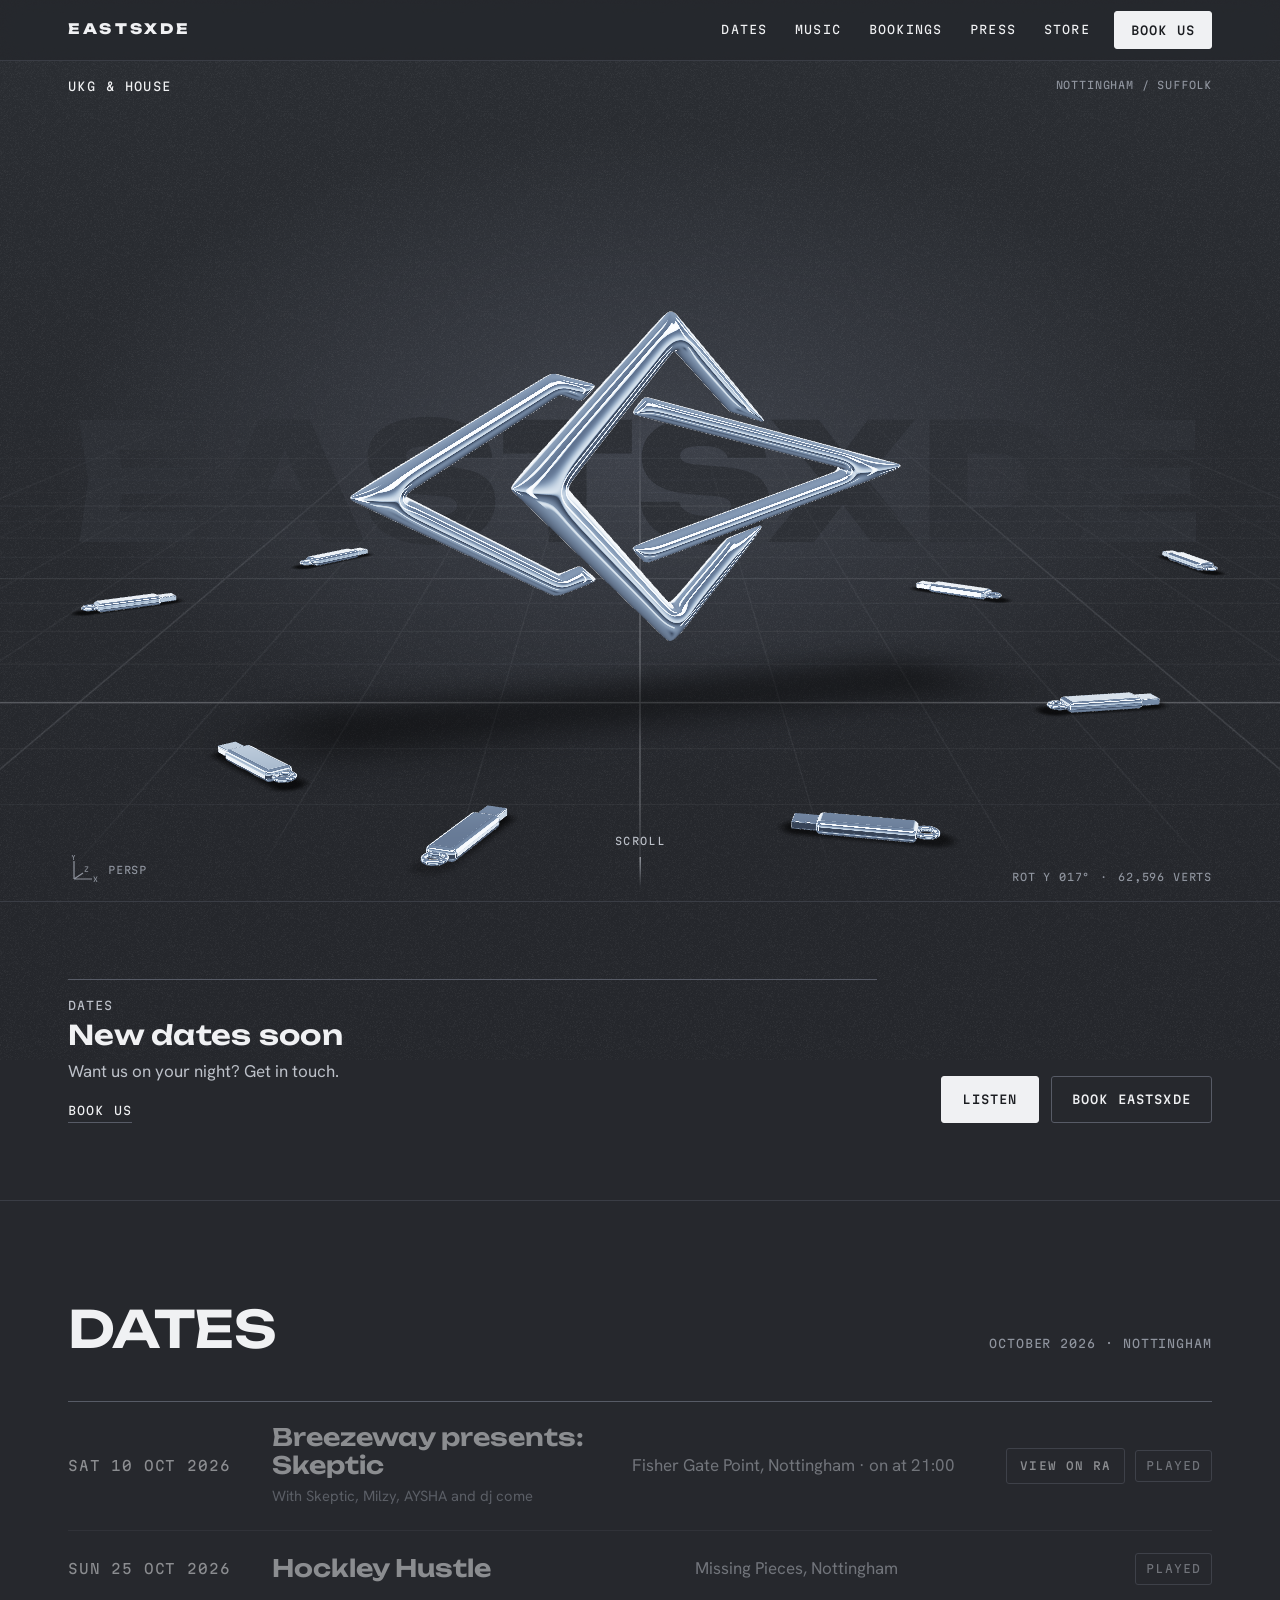
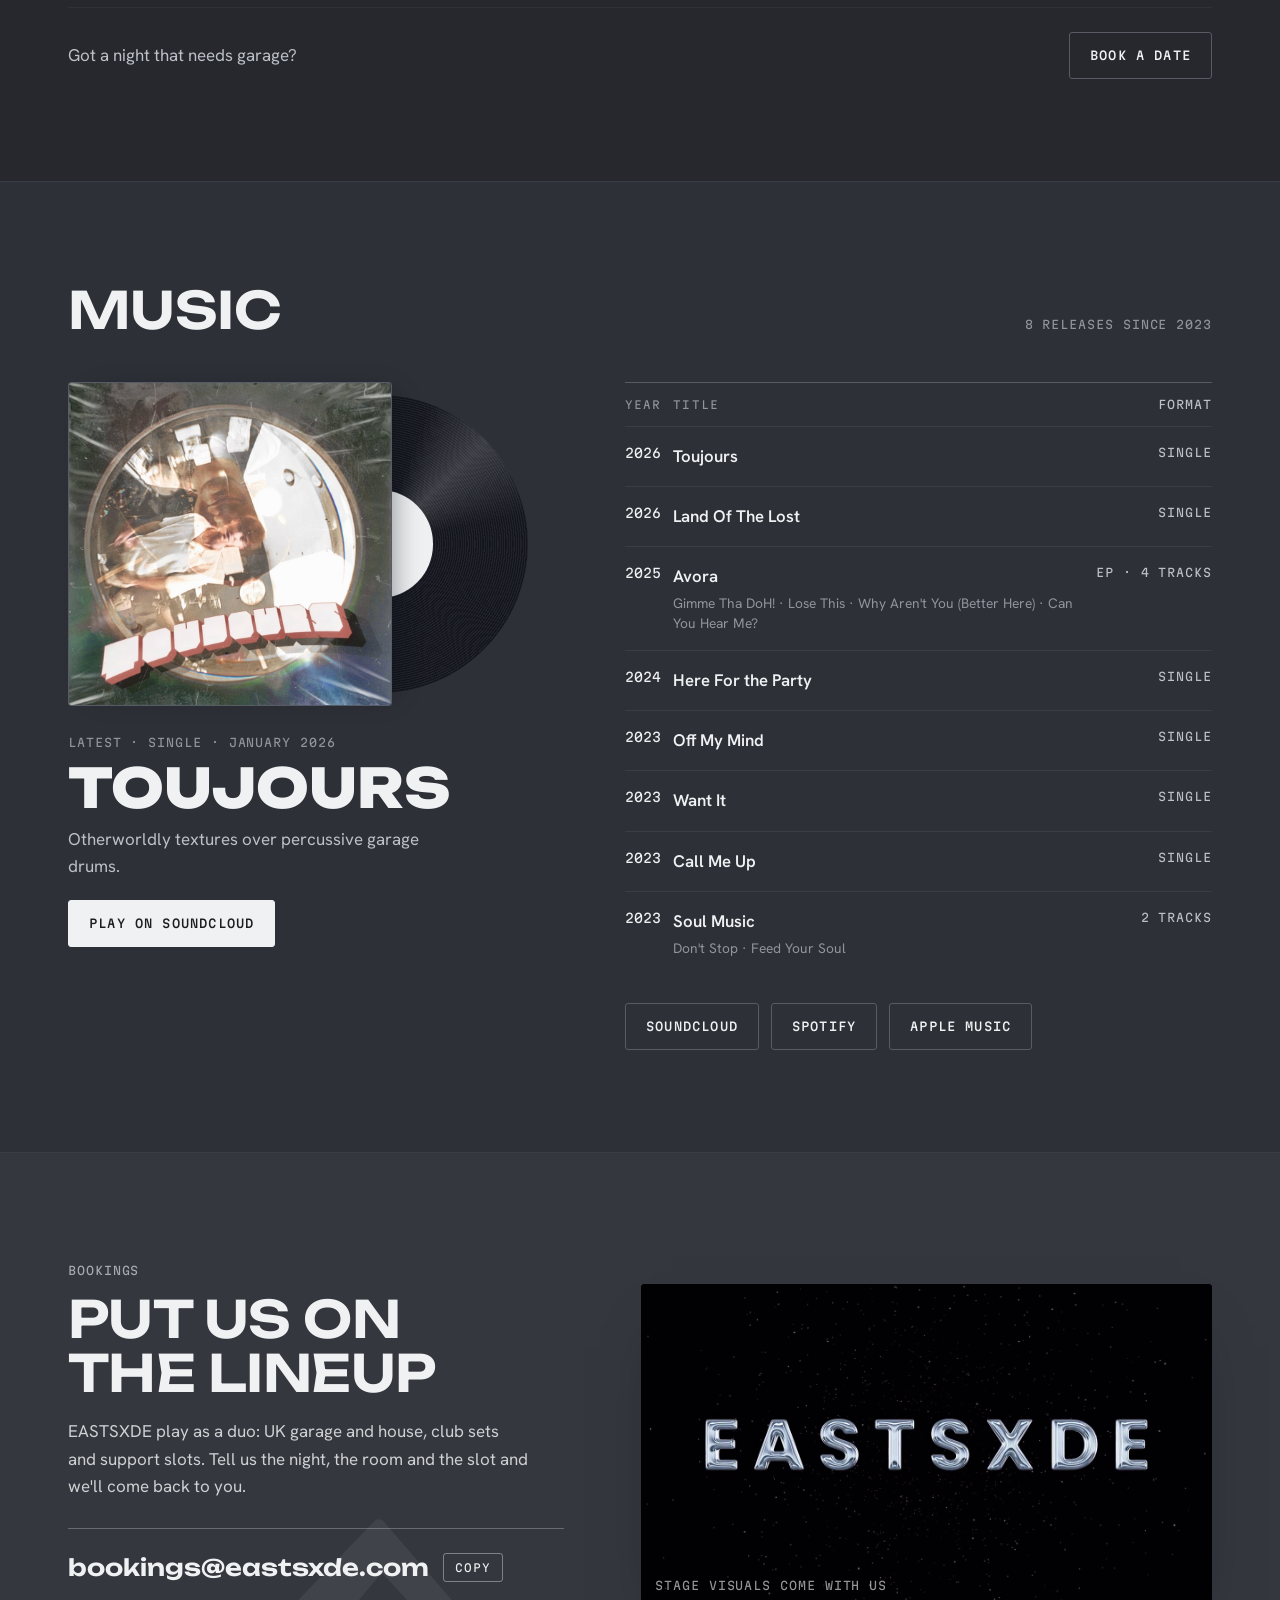
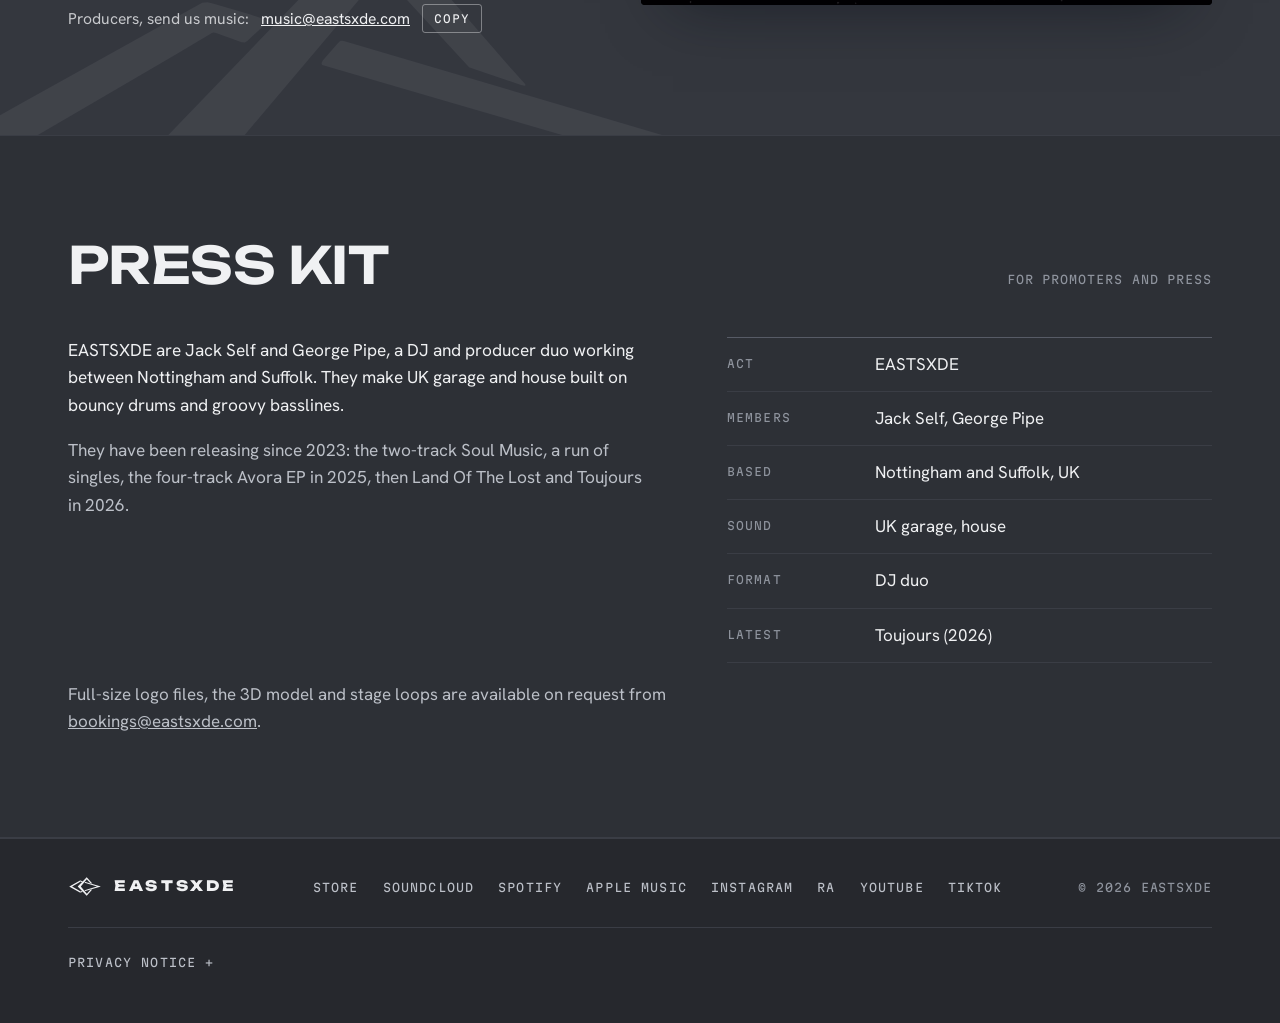
<file: index.html>
<!doctype html>
<html lang="en-GB">
<head>
<meta charset="utf-8">
<meta name="viewport" content="width=device-width,initial-scale=1,viewport-fit=cover">
<title>EASTSXDE | Official Site</title>
<meta name="description" content="EASTSXDE are a UK garage and house producer and DJ duo based in Nottingham. Dates, music, bookings and press kit.">
<link rel="canonical" href="https://eastsxde.com/">
<meta name="theme-color" content="#26282d">
<meta name="color-scheme" content="dark">
<meta name="format-detection" content="telephone=no,date=no,address=no">
<link rel="icon" href="favicon.ico" sizes="32x32">
<link rel="icon" href="favicon.svg" type="image/svg+xml">
<link rel="apple-touch-icon" href="apple-touch-icon.png">
<meta property="og:type" content="website">
<meta property="og:site_name" content="EASTSXDE">
<meta property="og:locale" content="en_GB">
<meta property="og:title" content="EASTSXDE">
<meta property="og:description" content="EASTSXDE are a UK garage and house producer and DJ duo based in Nottingham. Dates, music, bookings and press kit.">
<meta property="og:url" content="https://eastsxde.com/">
<meta property="og:image" content="https://eastsxde.com/images/share.jpg">
<meta property="og:image:width" content="1200">
<meta property="og:image:height" content="630">
<meta property="og:image:alt" content="The EASTSXDE chrome mark above a floor scattered with USB sticks">
<meta name="twitter:card" content="summary_large_image">
<link rel="preconnect" href="https://fonts.googleapis.com">
<link rel="preconnect" href="https://fonts.gstatic.com" crossorigin>
<link rel="stylesheet" href="https://fonts.googleapis.com/css2?family=Unbounded:wght@400;600;800&family=Hanken+Grotesk:wght@400;500;600&family=Martian+Mono:wght@400;500&display=swap">
<link rel="stylesheet" href="style.css">
<script type="application/ld+json">{"@context":"https://schema.org","@type":"MusicGroup","name":"EASTSXDE","url":"https://eastsxde.com/","description":"EASTSXDE are a UK garage and house producer and DJ duo based in Nottingham. Dates, music, bookings and press kit.","genre":["UK garage","House"],"member":[{"@type":"Person","name":"Jack Self"},{"@type":"Person","name":"George Pipe"}],"image":"https://eastsxde.com/images/share.jpg","logo":"https://eastsxde.com/images/icon-512.png","sameAs":["https://soundcloud.com/eastsxde","https://open.spotify.com/artist/1Pmb57DYsGthSIbmabOacN","https://music.apple.com/gb/artist/eastsxde/1649804893","https://www.instagram.com/eastsxdeofficial","https://ra.co/dj/eastsxde","https://youtube.com/@eastsxdeofficial","https://www.tiktok.com/@eastsxde_official"]}</script>
</head>
<body>
<header class="top" id="topbar">
  <div class="wrap top-in">
    <a class="brand" href="#top" aria-label="EASTSXDE, back to top">
      <span class="brand-slot" id="brandSlot"><svg viewBox="0 0 1080 666" aria-hidden="true" id="brandMark"><use href="#mark"/></svg></span>
      <span>EASTSXDE</span>
    </a>
    <nav class="nav" aria-label="Sections">
      <a href="#dates">Dates</a>
      <a href="#music">Music</a>
      <a href="#bookings">Bookings</a>
      <a href="#press">Press</a>
      <a class="nav-store" href="https://eastsxde.store" target="_blank" rel="noopener">Store</a>
    </nav>
    <a class="btn btn-solid" href="#bookings">Book us</a>
  </div>
</header>

<svg width="0" height="0" style="position:absolute" aria-hidden="true">
  <symbol id="mark" viewBox="0 0 1080 666">
    <path d="M596.56,625.7 591.24,625.23 585.92,620.42 315.96,340.19 311,334.87 310.45,333.45 310.93,332.03 314.62,328.08 587.08,45.13 591.24,41.14 593.37,40.18 595.85,40 598.69,40.74 601.92,43.71 750.96,215.71 771.27,238.41 771.99,239.47 771.79,240.54 770.69,240.86 766.69,239.83 710.65,221.03 704.02,218.33 601.72,107.54 600.11,106.05 598.69,105.6 592.26,112.51 413.21,324.16 407.87,330.62 406.46,333.45 407.18,335.47 426.03,357.92 585.92,546.92 597.98,560.46 599.4,559.84 606.85,551.91 703.31,447.45 767.5,425.57 769.98,424.9 771.4,425.54 771.39,426.37 770.34,427.61 755.8,443.63 601.82,621.42 599.04,624.42ZM386.61,525.67 382,525.3 376.85,522.83 48.64,340.2 40.63,335.23 40,333.45 40.36,331.68 43.32,329.18 382.36,140.74 388.74,140.14 395.12,141.59 438.53,154.36 460.38,161.53 461.21,163.22 459.69,165.35 436.97,186.4 433.78,188.51 429.88,188.29 399.02,177.04 396.19,176.65 394.06,177.24 352.57,202.04 143.33,323.99 130.91,331.49 129.74,333.1 131.12,335.23 349.37,462.51 393,488.46 395.48,489.2 398.06,488.79 428.88,477.79 432.72,477.45 436.97,480.19 459.67,501.44 460.38,502.62 460.15,504.04 458.6,505.08 399.83,522.83 390.51,525.2ZM551.17,479.29 549.04,479.33 546.63,478.15 527.08,455.8 525.55,452.61 526.34,450.13 578.4,434.53 919.95,335.23 923.14,333.81 923.79,332.74 923.19,331.79 920.71,330.86 898.36,324.12 527.05,215.86 526.3,214.65 526.24,213.23 527.67,210.39 545.29,190.18 547.97,187.35 549.39,186.65 551.17,186.44 555.07,187.3 1017.88,324.21 1035.26,329.37 1038.8,330.72 1040,332.03 1039.8,333.81 1038.3,335.23 1022.13,340.2Z"/>
  </symbol>
</svg>

<main id="top">
  <div class="grain" id="grain" aria-hidden="true"></div>
  <div class="hero">
    <div class="stage" id="stage">
      <canvas id="floor" aria-hidden="true"></canvas>
      <div class="stage-in" id="stageIn">
        <h1 class="wordmark" id="wordmark">EASTSXDE</h1>
        <span class="hud hud-tl genre">UKG &amp; House</span>
        <span class="hud hud-tr">Nottingham / Suffolk</span>
        <span class="hud hud-bl" aria-hidden="true">
          <svg viewBox="0 0 30 30"><path d="M6 24V6M6 24h18M6 24l9-6"/><text x="3" y="5">Y</text><text x="25" y="27">X</text><text x="16" y="17">Z</text></svg>
          <span>Persp</span>
        </span>
        <span class="hud hud-br" aria-hidden="true"><span id="hudRot">Rot Y 000°</span><span>·</span><span>62,596 verts</span></span>
        <a class="cue" href="#intro"><span>Scroll</span><i></i></a>
      </div>
      <img id="logoStill" src="images/logo-angle.png" alt="The EASTSXDE mark in blue-silver chrome" width="1000" height="664">
    </div>
  </div>

  <section class="intro" id="intro">
    <div class="wrap">
      <div class="hero-foot">
        <div class="next" id="nextCard">
          <span class="mono live" id="nextLabel">Next date</span>
          <strong id="nextTitle">Breezeway presents: Skeptic</strong>
          <span id="nextMeta">Sat 10 Oct 2026 · Fisher Gate Point, Nottingham · on at 21:00</span>
          <div class="next-links">
            <a href="https://ra.co/events/2501984" target="_blank" rel="noopener" id="nextLink">View on RA</a>
            <a href="#dates" id="nextAll">All dates</a>
          </div>
        </div>
        <div class="cta">
          <a class="btn btn-solid" href="#music">Listen</a>
          <a class="btn" href="#bookings">Book EASTSXDE</a>
        </div>
      </div>
    </div>
  </section>

  <section id="dates">
    <div class="wrap">
      <div class="sec-head">
        <h2>Dates</h2>
        <span class="mono">October 2026 · Nottingham</span>
      </div>
      <ol class="dates" id="dateList">
        <li class="date" data-date="2026-10-10" data-title="Breezeway presents: Skeptic" data-meta="Sat 10 Oct 2026 · Fisher Gate Point, Nottingham · on at 21:00" data-url="https://ra.co/events/2501984">
          <time datetime="2026-10-10T21:00">Sat 10 Oct 2026</time>
          <div>
            <h3>Breezeway presents: Skeptic</h3>
            <p class="with">With Skeptic, Milzy, AYSHA and dj come</p>
          </div>
          <p>Fisher Gate Point, Nottingham · on at 21:00</p>
          <div class="acts">
            <a class="btn btn-sm" href="https://ra.co/events/2501984" target="_blank" rel="noopener">View on RA</a>
            <span class="state">Upcoming</span>
          </div>
        </li>
        <li class="date" data-date="2026-10-25" data-title="Hockley Hustle" data-meta="Sun 25 Oct 2026 · Missing Pieces, Nottingham">
          <time datetime="2026-10-25">Sun 25 Oct 2026</time>
          <div><h3>Hockley Hustle</h3></div>
          <p>Missing Pieces, Nottingham</p>
          <div class="acts"><span class="state">Upcoming</span></div>
        </li>
      </ol>
      <div class="dates-foot">
        <span>Got a night that needs garage?</span>
        <a class="btn" href="#bookings">Book a date</a>
      </div>
    </div>
  </section>

  <section class="music" id="music">
    <div class="wrap">
      <div class="sec-head">
        <h2>Music</h2>
        <span class="mono">8 releases since 2023</span>
      </div>
      <div class="music-grid">
        <div class="latest">
          <div class="record">
            <img class="sleeve" src="images/toujours.jpg" alt="Toujours cover artwork" width="900" height="900">
            <div class="disc" aria-hidden="true"><div class="disc-label"></div></div>
          </div>
          <div>
            <span class="mono">Latest · single · January 2026</span>
            <h3>Toujours</h3>
            <p>Otherworldly textures over percussive garage drums.</p>
            <div class="platforms" style="margin-top:20px">
              <a class="btn btn-solid" href="https://soundcloud.com/eastsxde/toujours-2026-master-1" target="_blank" rel="noopener">Play on SoundCloud</a>
            </div>
          </div>
        </div>
        <div>
          <table class="rel">
            <thead><tr><th scope="col">Year</th><th scope="col">Title</th><th scope="col">Format</th></tr></thead>
            <tbody>
              <tr><td>2026</td><td><strong>Toujours</strong></td><td>Single</td></tr>
              <tr><td>2026</td><td><strong>Land Of The Lost</strong></td><td>Single</td></tr>
              <tr><td>2025</td><td><strong>Avora</strong><small>Gimme Tha DoH! · Lose This · Why Aren't You (Better Here) · Can You Hear Me?</small></td><td>EP · 4 tracks</td></tr>
              <tr><td>2024</td><td><strong>Here For the Party</strong></td><td>Single</td></tr>
              <tr><td>2023</td><td><strong>Off My Mind</strong></td><td>Single</td></tr>
              <tr><td>2023</td><td><strong>Want It</strong></td><td>Single</td></tr>
              <tr><td>2023</td><td><strong>Call Me Up</strong></td><td>Single</td></tr>
              <tr><td>2023</td><td><strong>Soul Music</strong><small>Don't Stop · Feed Your Soul</small></td><td>2 tracks</td></tr>
            </tbody>
          </table>
          <div class="platforms">
            <a class="btn" href="https://soundcloud.com/eastsxde" target="_blank" rel="noopener">SoundCloud</a>
            <a class="btn" href="https://open.spotify.com/artist/1Pmb57DYsGthSIbmabOacN" target="_blank" rel="noopener">Spotify</a>
            <a class="btn" href="https://music.apple.com/gb/artist/eastsxde/1649804893" target="_blank" rel="noopener">Apple Music</a>
          </div>
        </div>
      </div>
    </div>
  </section>

  <section class="book" id="bookings">
    <svg class="book-mark" viewBox="0 0 1080 666" aria-hidden="true"><use href="#mark"/></svg>
    <div class="wrap book-grid">
      <div>
        <span class="mono">Bookings</span>
        <h2 style="margin-top:10px">Put us on the lineup</h2>
        <p>EASTSXDE play as a duo: UK garage and house, club sets and support slots. Tell us the night, the room and the slot and we'll come back to you.</p>
        <div class="addr">
          <a href="mailto:bookings@eastsxde.com" id="addrBook">bookings@eastsxde.com</a>
          <button class="copy" type="button" data-copy="bookings@eastsxde.com" id="copyBook">Copy</button>
        </div>
        <div class="demos">Producers, send us music: <a href="mailto:music@eastsxde.com" id="addrMusic">music@eastsxde.com</a><button class="copy" type="button" data-copy="music@eastsxde.com" id="copyMusic">Copy</button></div>
      </div>
      <figure class="screen">
        <video id="morph" src="media/morph.mp4" muted loop playsinline preload="metadata" poster="images/morph-poster.jpg" aria-label="Stage visual: the chrome mark melts into the word EASTSXDE and back"></video>
        <figcaption class="mono">Stage visuals come with us</figcaption>
      </figure>
    </div>
  </section>

  <section class="press" id="press">
    <div class="wrap">
      <div class="sec-head">
        <h2>Press kit</h2>
        <span class="mono">For promoters and press</span>
      </div>
      <div class="press-grid">
        <div class="bio">
          <p>EASTSXDE are Jack Self and George Pipe, a DJ and producer duo working between Nottingham and Suffolk. They make UK garage and house built on bouncy drums and groovy basslines.</p>
          <p>They have been releasing since 2023: the two-track Soul Music, a run of singles, the four-track Avora EP in 2025, then Land Of The Lost and Toujours in 2026.</p>
        </div>
        <dl class="facts">
          <div><dt>Act</dt><dd>EASTSXDE</dd></div>
          <div><dt>Members</dt><dd>Jack Self, George Pipe</dd></div>
          <div><dt>Based</dt><dd>Nottingham and Suffolk, UK</dd></div>
          <div><dt>Sound</dt><dd>UK garage, house</dd></div>
          <div><dt>Format</dt><dd>DJ duo</dd></div>
          <div><dt>Latest</dt><dd>Toujours (2026)</dd></div>
        </dl>
      </div>
      <p class="note">Full-size logo files, the 3D model and stage loops are available on request from <a href="mailto:bookings@eastsxde.com">bookings@eastsxde.com</a>.</p>
    </div>
  </section>

</main>

<footer>
  <div class="wrap foot">
    <a class="brand" href="#top" aria-label="EASTSXDE, back to top">
      <svg viewBox="0 0 1080 666" aria-hidden="true"><use href="#mark"/></svg>
      <span>EASTSXDE</span>
    </a>
    <nav aria-label="Elsewhere">
      <a href="https://eastsxde.store" target="_blank" rel="noopener">Store</a>
      <a href="https://soundcloud.com/eastsxde" target="_blank" rel="noopener">SoundCloud</a>
      <a href="https://open.spotify.com/artist/1Pmb57DYsGthSIbmabOacN" target="_blank" rel="noopener">Spotify</a>
      <a href="https://music.apple.com/gb/artist/eastsxde/1649804893" target="_blank" rel="noopener">Apple Music</a>
      <a href="https://www.instagram.com/eastsxdeofficial" target="_blank" rel="noopener">Instagram</a>
      <a href="https://ra.co/dj/eastsxde" target="_blank" rel="noopener">RA</a>
      <a href="https://youtube.com/@eastsxdeofficial" target="_blank" rel="noopener">YouTube</a>
      <a href="https://www.tiktok.com/@eastsxde_official" target="_blank" rel="noopener">TikTok</a>
    </nav>
    <span class="mono">© 2026 EASTSXDE</span>
  </div>
  <div class="wrap">
    <details class="privacy" id="privacy">
      <summary>Privacy notice</summary>
      <div class="privacy-in">
        <p><b>Who we are.</b> This site is run by EASTSXDE (Jack Self and George Pipe), based in the UK. Contact: <a href="mailto:bookings@eastsxde.com">bookings@eastsxde.com</a>.</p>
        <p><b>What this site collects.</b> Nothing from you directly. There are no cookies, no analytics, no tracking and no forms, and nothing is stored on your device. Images and video are served from this site itself. Fonts are loaded from Google Fonts, so Google receives your IP address when the page loads. Our hosting provider keeps standard server logs of visits, including IP addresses, for security and to keep the site running.</p>
        <p><b>If you email us.</b> We use your name, email address and whatever you send to reply and to arrange bookings. Our legal basis is our legitimate interest in running the act, or taking steps towards a contract with you. We keep those emails only as long as we need them for that and for our records. We never sell them or pass them on for marketing.</p>
        <p><b>Other sites.</b> Links to SoundCloud, Spotify, Apple Music, Instagram, RA, YouTube, TikTok and our store take you to services with their own privacy policies.</p>
        <p><b>Your rights.</b> Under UK data protection law you can ask for a copy of your data, or for it to be corrected or deleted, by emailing us. You can also complain to the Information Commissioner's Office at <a href="https://ico.org.uk" target="_blank" rel="noopener">ico.org.uk</a>.</p>
        <p class="mono">Last updated 7 October 2026</p>
      </div>
    </details>
  </div>
</footer>

<canvas id="logo3d" hidden aria-hidden="true"></canvas>
<script src="script.js"></script>
</body>
</html>
</file>
<file: style.css>
/* EASTSXDE site styles */
:root{padding-top:env(safe-area-inset-top,0px);padding-bottom:env(safe-area-inset-bottom,0px)}body{margin:0}img{max-width:100%}[hidden]{display:none!important}
/* Layout: the mark sits in a 3D studio scene (floor grid, shadow, viewport labels) and docks into the
   header on scroll; below it, quiet ruled bands. Flat type and flat controls: the only metal is the mark.
   The hero is one full screen: the chrome mark spinning over a floor grid, a handful of chrome USB sticks
   dropped around it, the wordmark as a tonal wall behind. Everything to read starts on the next screen.
   One dark look, full time: a slate ground (never black) with near-white ink; one small accent, a club
   red, marks what is live. */
:root{
  color-scheme:dark;
  --bg:#26282d;         /* page ground, slate */
  --bg-2:#2d3036;       /* alternate band */
  --tile:#363940;       /* tiles, photo slots */
  --line:#3a3d45;       /* hairlines */
  --line-2:#575b66;     /* stronger rule, control borders */
  --text:#f0f1f3;       /* ink */
  --text-2:#bcc0c8;     /* secondary type */
  --dim:#8f949e;        /* labels */
  --blue:#f0f1f3;       /* dates and years, same ink as the type */
  --accent:#ff4a36;     /* club red: the live dot, next-up badge, focus and selection */
  --btn:#f0f1f3; --btn-fg:#1b1d21;
  --band:#34373e; --band-fg:#f0f1f3;   /* the bookings band, a lifted slate */
  --field:#202227;
  --wm:#2e3137;         /* tonal wordmark behind the mark */
  --hero:radial-gradient(62% 52% at 50% 46%,#3f434c 0%,rgba(63,67,76,0) 74%),linear-gradient(180deg,#2b2e33 0%,#26282d 100%);
  --gl-grid:210 214 222; --gl-grid-a:.17; --gl-shadow-a:.40; --gl-sky:.07; --gl-axis:230 233 238;
  --display:'Unbounded','Arial Black','Segoe UI',system-ui,sans-serif;
  --body:'Hanken Grotesk','Segoe UI',system-ui,-apple-system,sans-serif;
  --mono:'Martian Mono',ui-monospace,'SF Mono',Menlo,Consolas,monospace;
  --gutter:clamp(16px,4vw,48px);
  --wrap:1240px;
}
*{box-sizing:border-box}
html{scroll-behavior:smooth}
body{background:var(--bg);color:var(--text);font-family:var(--body);font-size:17px;line-height:1.6;-webkit-font-smoothing:antialiased;overflow-x:hidden}
a{color:inherit}
::selection{background:var(--accent);color:#fff}
:focus-visible{outline:2px solid var(--accent);outline-offset:3px;border-radius:2px}
.wrap{max-width:var(--wrap);margin-inline:auto;padding-inline:var(--gutter)}
.mono{font-family:var(--mono);font-size:.72rem;letter-spacing:.08em;text-transform:uppercase;color:var(--dim)}
figure{margin:0}

/* header */
.top{position:sticky;top:env(safe-area-inset-top,0px);z-index:40;background:color-mix(in srgb,var(--bg) 80%,transparent);backdrop-filter:blur(14px);-webkit-backdrop-filter:blur(14px);border-bottom:1px solid var(--line)}
.top-in{display:flex;align-items:center;gap:24px;height:60px}
.brand{display:flex;align-items:center;text-decoration:none;font-family:var(--display);font-weight:800;font-size:.9rem;letter-spacing:.22em}
.brand svg{fill:var(--text)}
/* the corner mark only exists once the 3D mark has flown in: its slot opens as the mark arrives */
.brand-slot{position:relative;display:block;flex:none;height:30px;width:calc(60px * var(--dock,1))}
.brand-slot svg{position:absolute;left:0;top:0;width:48px;height:30px;opacity:var(--mark,1)}
footer .brand{gap:12px}
footer .brand svg{width:34px;height:21px}
.nav{display:flex;gap:28px;margin-left:auto}
.nav a{font-family:var(--mono);font-size:.72rem;letter-spacing:.1em;text-transform:uppercase;text-decoration:none;color:var(--text);padding-block:6px;border-bottom:1px solid transparent}
.nav a:hover{border-bottom-color:var(--accent)}
.btn{display:inline-flex;align-items:center;justify-content:center;gap:10px;font-family:var(--mono);font-size:.74rem;font-weight:500;letter-spacing:.1em;text-transform:uppercase;text-decoration:none;padding:13px 20px;border:1px solid var(--line-2);border-radius:3px;color:var(--text);background:transparent;cursor:pointer;transition:background .18s,border-color .18s,color .18s}
.btn:hover{border-color:var(--text)}
.btn-solid{background:var(--btn);color:var(--btn-fg);border-color:var(--btn)}
.btn-solid:hover{background:color-mix(in srgb,var(--btn) 80%,var(--bg));border-color:color-mix(in srgb,var(--btn) 80%,var(--bg))}
.btn-sm{padding:8px 13px;font-size:.68rem}
.top .btn{padding:9px 16px}


/* hero: a viewport with the mark in it */
/* the stage is exactly the screen left under the 60px bar, on any device */
.hero{position:relative;background:var(--hero);border-bottom:1px solid var(--line)}
.stage{position:relative;height:calc(100vh - 60px);height:calc(100svh - 60px - env(safe-area-inset-top,0px));min-height:360px;overflow:hidden}
#floor{position:absolute;inset:0;width:100%;height:100%}
.stage-in{position:absolute;inset:0;max-width:var(--wrap);margin-inline:auto}
.wordmark{position:absolute;inset:0;margin:0;display:flex;align-items:center;justify-content:center;font-family:var(--display);font-weight:800;line-height:1;white-space:nowrap;font-size:12vw;letter-spacing:.02em;color:var(--wm);user-select:none}
.hud{position:absolute;display:flex;align-items:center;gap:10px;font-family:var(--mono);font-size:.64rem;letter-spacing:.08em;text-transform:uppercase;color:var(--dim);font-variant-numeric:tabular-nums}
.hud-tl{top:16px;left:var(--gutter)} .hud-tr{top:16px;right:var(--gutter)}
.hud-bl{bottom:16px;left:var(--gutter)} .hud-br{bottom:16px;right:var(--gutter)}
.cue{position:absolute;left:50%;bottom:14px;transform:translateX(-50%);display:grid;justify-items:center;gap:8px;font-family:var(--mono);font-size:.64rem;letter-spacing:.14em;text-transform:uppercase;text-decoration:none;color:var(--text-2)}
.cue i{display:block;width:1px;height:30px;background:linear-gradient(180deg,var(--text-2),transparent);transform-origin:top;animation:cue 2.2s ease-in-out infinite}
.cue:hover{color:var(--text)}
@keyframes cue{0%{transform:scaleY(0);opacity:0}35%{transform:scaleY(1);opacity:1}100%{transform:scaleY(1);opacity:0}}
.hud.genre{font-size:.74rem;letter-spacing:.12em;color:var(--text)}
.hud svg{width:30px;height:30px;stroke:var(--dim);fill:none;stroke-width:1.2}
.hud svg text{fill:var(--dim);stroke:none;font-family:var(--mono);font-size:7px}
#logoStill{position:absolute;left:50%;top:50%;width:min(62%,560px);height:auto;transform:translate(-50%,-50%)}
#logo3d{position:fixed;inset:0;width:100%;height:100%;z-index:45;pointer-events:none}
.intro{padding-block:clamp(44px,6vw,84px);border-bottom:1px solid var(--line)}
.hero-foot{display:grid;grid-template-columns:minmax(0,1fr) auto;gap:clamp(24px,5vw,72px);align-items:end}
.cta{display:flex;flex-wrap:wrap;gap:12px}
.next{border-top:1px solid var(--line-2);padding-top:16px;display:grid;gap:6px}
.next strong{font-family:var(--display);font-weight:600;font-size:clamp(1.15rem,2.4vw,1.7rem);line-height:1.15;letter-spacing:.01em}
.next span{color:var(--text-2)}
.next-links{display:flex;flex-wrap:wrap;gap:8px 22px;margin-top:10px}
.next-links a{font-family:var(--mono);font-size:.72rem;letter-spacing:.1em;text-transform:uppercase;text-decoration:none;color:var(--text);border-bottom:1px solid var(--line-2);padding-bottom:3px}
.next-links a:hover{border-color:var(--accent)}
.next .live{display:inline-flex;align-items:center;gap:9px;color:var(--text-2)}
.live::before{content:"";width:8px;height:8px;border-radius:50%;background:var(--accent);animation:ping 1.9s infinite}
@keyframes ping{0%{box-shadow:0 0 0 0 color-mix(in srgb,var(--accent) 60%,transparent)}70%,100%{box-shadow:0 0 0 10px color-mix(in srgb,var(--accent) 0%,transparent)}}

/* sections */
section{padding-block:clamp(56px,8vw,112px);scroll-margin-top:28px}
.sec-head{display:flex;align-items:baseline;justify-content:space-between;gap:16px;flex-wrap:wrap;margin-bottom:clamp(24px,4vw,44px)}
h2{font-family:var(--display);font-weight:600;font-size:clamp(1.7rem,4.4vw,3.2rem);line-height:1.05;letter-spacing:-.01em;text-transform:uppercase;margin:0;text-wrap:balance}

/* dates */
.dates{list-style:none;margin:0;padding:0;border-top:1px solid var(--line-2)}
.date{display:grid;grid-template-columns:minmax(0,11rem) minmax(0,1.2fr) minmax(0,1.25fr) auto;gap:8px 28px;align-items:center;padding-block:22px;border-bottom:1px solid var(--line)}
.date time{font-family:var(--mono);font-size:.86rem;letter-spacing:.06em;text-transform:uppercase;color:var(--blue);font-variant-numeric:tabular-nums}
.date h3{font-family:var(--display);font-weight:600;font-size:clamp(1.05rem,2.2vw,1.5rem);margin:0;line-height:1.15}
.date p{margin:0;color:var(--text-2)}
.date .with{font-size:.92rem;color:var(--dim);margin-top:5px}
.date .acts{display:flex;align-items:center;justify-content:flex-end;gap:10px;flex-wrap:wrap}
.date .state{font-family:var(--mono);font-size:.7rem;letter-spacing:.1em;text-transform:uppercase;padding:6px 10px;border:1px solid var(--line-2);border-radius:3px;color:var(--text-2);white-space:nowrap}
.date.is-next .state{border-color:var(--accent);color:var(--accent)}
.date.is-past{opacity:.5}
.dates-foot{display:flex;justify-content:space-between;align-items:center;gap:16px;flex-wrap:wrap;margin-top:24px;color:var(--text-2)}

/* photo slots: marked spaces for the demo, swapped for real images later */
.slot{position:relative;display:grid;place-content:center;justify-items:center;gap:6px;text-align:center;padding:16px;min-width:0;border:1px dashed var(--line-2);border-radius:3px;color:var(--dim);font-size:.86rem;line-height:1.4;
  background:repeating-linear-gradient(135deg,transparent 0 15px,color-mix(in srgb,var(--blue) 9%,transparent) 15px 16px),var(--tile)}
.slot b{font-family:var(--mono);font-size:.7rem;font-weight:500;letter-spacing:.1em;text-transform:uppercase;color:var(--text-2)}
.slot-band{aspect-ratio:3/1;margin-top:clamp(36px,6vw,72px)}
.shots{display:grid;grid-template-columns:minmax(0,2fr) minmax(0,1fr) minmax(0,1fr);gap:14px;margin-top:clamp(28px,4vw,48px)}
.shots .slot:first-child{aspect-ratio:3/2}

/* music */
.music{background:var(--bg-2);border-block:1px solid var(--line)}
.music-grid{display:grid;grid-template-columns:minmax(0,.9fr) minmax(0,1.1fr);gap:clamp(28px,6vw,88px);align-items:start}
.latest{display:grid;gap:22px}
.record{position:relative;width:min(100%,460px);aspect-ratio:1.42/1}
.record .sleeve{position:absolute;left:0;top:0;height:100%;width:auto;max-width:none;aspect-ratio:1;z-index:1;display:block;object-fit:cover;border:1px solid var(--line-2);border-radius:3px;background:var(--tile);box-shadow:14px 0 26px -14px rgba(10,14,24,.45)}
.disc{position:absolute;right:0;top:4%;height:92%;aspect-ratio:1;border-radius:50%;
  background:
    radial-gradient(circle,transparent 0 17.5%,#0c0e13 17.6% 18.4%,transparent 18.5%),
    conic-gradient(from 20deg,rgba(255,255,255,0) 0deg,rgba(255,255,255,.16) 26deg,rgba(255,255,255,0) 58deg,rgba(255,255,255,0) 180deg,rgba(255,255,255,.1) 208deg,rgba(255,255,255,0) 240deg),
    repeating-radial-gradient(circle,#14161c 0 1.1px,#1f222a 1.2px 2.3px)}
.disc-label{position:absolute;inset:32%;border-radius:50%;background:#eef0f2}
.disc-label::after{content:"";position:absolute;left:50%;top:50%;width:9%;height:9%;transform:translate(-50%,-50%);border-radius:50%;background:#14161c}
.latest h3{font-family:var(--display);font-weight:800;font-size:clamp(2rem,5vw,3.4rem);line-height:1;margin:6px 0 10px;text-transform:uppercase}
.latest p{margin:0;color:var(--text-2);max-width:40ch}
.rel{width:100%;border-collapse:collapse;border-top:1px solid var(--line-2)}
.rel th{font-family:var(--mono);font-weight:400;font-size:.68rem;letter-spacing:.1em;text-transform:uppercase;color:var(--dim);text-align:left;padding:12px 12px 12px 0}
.rel td{padding:16px 12px 16px 0;border-top:1px solid var(--line);vertical-align:top}
.rel td:first-child{font-family:var(--mono);font-size:.8rem;color:var(--blue);font-variant-numeric:tabular-nums;white-space:nowrap}
.rel td:last-child,.rel th:last-child{text-align:right;padding-right:0;font-family:var(--mono);font-size:.72rem;letter-spacing:.08em;text-transform:uppercase;color:var(--text-2);white-space:nowrap}
.rel strong{font-weight:600;font-size:1.05rem}
.rel small{display:block;color:var(--dim);font-size:.86rem;line-height:1.45;margin-top:4px}
.platforms{display:flex;flex-wrap:wrap;gap:12px;margin-top:28px}

/* bookings: the one tinted band */
.book{position:relative;overflow:hidden;background:var(--band);color:var(--band-fg)}
.book-grid{position:relative;z-index:1;display:grid;grid-template-columns:minmax(0,1fr) minmax(0,1.15fr);gap:clamp(28px,6vw,80px);align-items:center}
.book-mark{position:absolute;left:-9%;bottom:-52%;width:min(70%,900px);fill:color-mix(in srgb,var(--band-fg) 6%,transparent);pointer-events:none}
.book .mono{color:color-mix(in srgb,var(--band-fg) 62%,transparent)}
.book p{color:color-mix(in srgb,var(--band-fg) 82%,transparent);max-width:46ch;margin:18px 0 0}
.addr{display:flex;flex-wrap:wrap;align-items:center;gap:10px 14px;margin-top:28px;padding-top:20px;border-top:1px solid color-mix(in srgb,var(--band-fg) 28%,transparent)}
.addr a{font-family:var(--display);font-weight:600;font-size:clamp(1rem,2.3vw,1.45rem);text-decoration:none;color:var(--band-fg);overflow-wrap:anywhere;min-width:0}
.addr a:hover{text-decoration:underline;text-underline-offset:5px}
.copy{font-family:var(--mono);font-size:.68rem;letter-spacing:.1em;text-transform:uppercase;background:transparent;color:var(--text-2);border:1px solid var(--line-2);border-radius:3px;padding:7px 11px;cursor:pointer}
.copy:hover{color:var(--text);border-color:var(--text)}
.book .copy{color:var(--band-fg);border-color:color-mix(in srgb,var(--band-fg) 40%,transparent)}
.book .copy:hover{border-color:var(--band-fg)}
.screen{position:relative;border-radius:4px;background:#000;aspect-ratio:16/9;max-width:100%;overflow:hidden;box-shadow:0 30px 60px -32px rgba(10,14,24,.55)}
.screen video{display:block;width:100%;height:100%;object-fit:cover}
.screen figcaption{position:absolute;left:14px;bottom:10px;color:#8b94a6}

/* press */
.press{background:var(--bg-2);border-block:1px solid var(--line)}
.press-grid{display:grid;grid-template-columns:minmax(0,1.2fr) minmax(0,1fr);gap:clamp(28px,6vw,88px)}
.bio p{margin:0 0 1em;max-width:62ch;font-size:1.08rem}
.bio p + p{color:var(--text-2)}
.facts{margin:0;border-top:1px solid var(--line-2)}
.facts div{display:grid;grid-template-columns:8.5rem minmax(0,1fr);gap:12px;padding-block:13px;border-bottom:1px solid var(--line)}
.facts dt{font-family:var(--mono);font-size:.7rem;letter-spacing:.1em;text-transform:uppercase;color:var(--dim);padding-top:4px}
.facts dd{margin:0}
.note{color:var(--text-2);margin:18px 0 0;max-width:60ch}

.demos{margin-top:18px;font-size:.98rem;color:color-mix(in srgb,var(--band-fg) 78%,transparent);display:flex;flex-wrap:wrap;align-items:center;gap:8px 12px}
.demos a{color:var(--band-fg)}

/* footer */
footer{border-top:1px solid var(--line);padding-block:36px 48px}
.foot{display:flex;justify-content:space-between;align-items:center;gap:20px 32px;flex-wrap:wrap}
.foot nav{display:flex;flex-wrap:wrap;gap:10px 24px}
.foot nav a{font-family:var(--mono);font-size:.72rem;letter-spacing:.1em;text-transform:uppercase;text-decoration:none;color:var(--text-2)}
.foot nav a:hover{color:var(--text)}
.privacy{margin-top:28px;padding-top:20px;border-top:1px solid var(--line)}
.privacy summary{display:inline-block;list-style:none;cursor:pointer;font-family:var(--mono);font-size:.72rem;letter-spacing:.1em;text-transform:uppercase;color:var(--text-2)}
.privacy summary::-webkit-details-marker{display:none}
.privacy summary::after{content:" +"} .privacy[open] summary::after{content:" \2212"}
.privacy summary:hover{color:var(--text)}
.privacy-in{max-width:72ch;margin-top:16px;font-size:.9rem;line-height:1.6;color:var(--text-2)}
.privacy-in p{margin:0 0 12px} .privacy-in b{color:var(--text);font-weight:600}

@media (max-width:860px){
  /* phones: section links go, the store link stays beside the button */
  .top-in{gap:16px}
  .nav a:not(.nav-store){display:none}
  .hero-foot,.music-grid,.book-grid,.press-grid{grid-template-columns:minmax(0,1fr)}
  .date{grid-template-columns:minmax(0,1fr);gap:8px}
  .date .acts{justify-content:flex-start;margin-top:6px}
  .record{width:min(100%,400px)}
  .shots{grid-template-columns:repeat(2,minmax(0,1fr))}
  .shots .slot:first-child{grid-column:1/-1}
  .shots .slot:not(:first-child){aspect-ratio:3/4}
  .slot-band{aspect-ratio:16/9}
  .hud-tr,.hud-br{display:none}
}
@media (max-width:379px){
  .nav{display:none}
  .top .btn{margin-left:auto}
}
@media (max-width:480px){
  .rel th:last-child,.rel td:last-child{display:none}
  .facts div{grid-template-columns:6.5rem minmax(0,1fr)}
}
@media (prefers-reduced-motion:reduce){
  html{scroll-behavior:auto}
  .live::before,.cue i{animation:none}
}

/* film grain on the ground only. Layers inside <main>, back to front: band colours (-3), the hero wordmark
   and the bookings watermark (-2), the grain (-1), then everything else: floor grid, USB sticks, type,
   buttons, photos, and the 3D mark on top. The header and footer sit outside it and stay clean. */
main{position:relative;z-index:0;isolation:isolate}
.hero,.music,.press,.book{background:none}
.music,.press{position:relative}
.hero::before,.music::before,.press::before,.book::before{content:"";position:absolute;inset:0;z-index:-3}
.hero::before{background:var(--hero)} .music::before,.press::before{background:var(--bg-2)} .book::before{background:var(--band)}
.wordmark,.book-mark{z-index:-2}
footer{position:relative;z-index:1;background:var(--bg)}
.grain{position:fixed;inset:-160px;z-index:-1;pointer-events:none;background-repeat:repeat;background-size:200px 200px;image-rendering:pixelated;opacity:var(--grain,.22);animation:grain .72s steps(1) infinite;will-change:transform}
@keyframes grain{0%{transform:translate(0,0)}12.5%{transform:translate(-61px,43px)}25%{transform:translate(52px,-87px)}37.5%{transform:translate(-112px,-29px)}50%{transform:translate(77px,96px)}62.5%{transform:translate(-23px,-118px)}75%{transform:translate(118px,14px)}87.5%{transform:translate(-94px,71px)}}
@media (prefers-reduced-motion:reduce){.grain{animation:none}}
</file>
